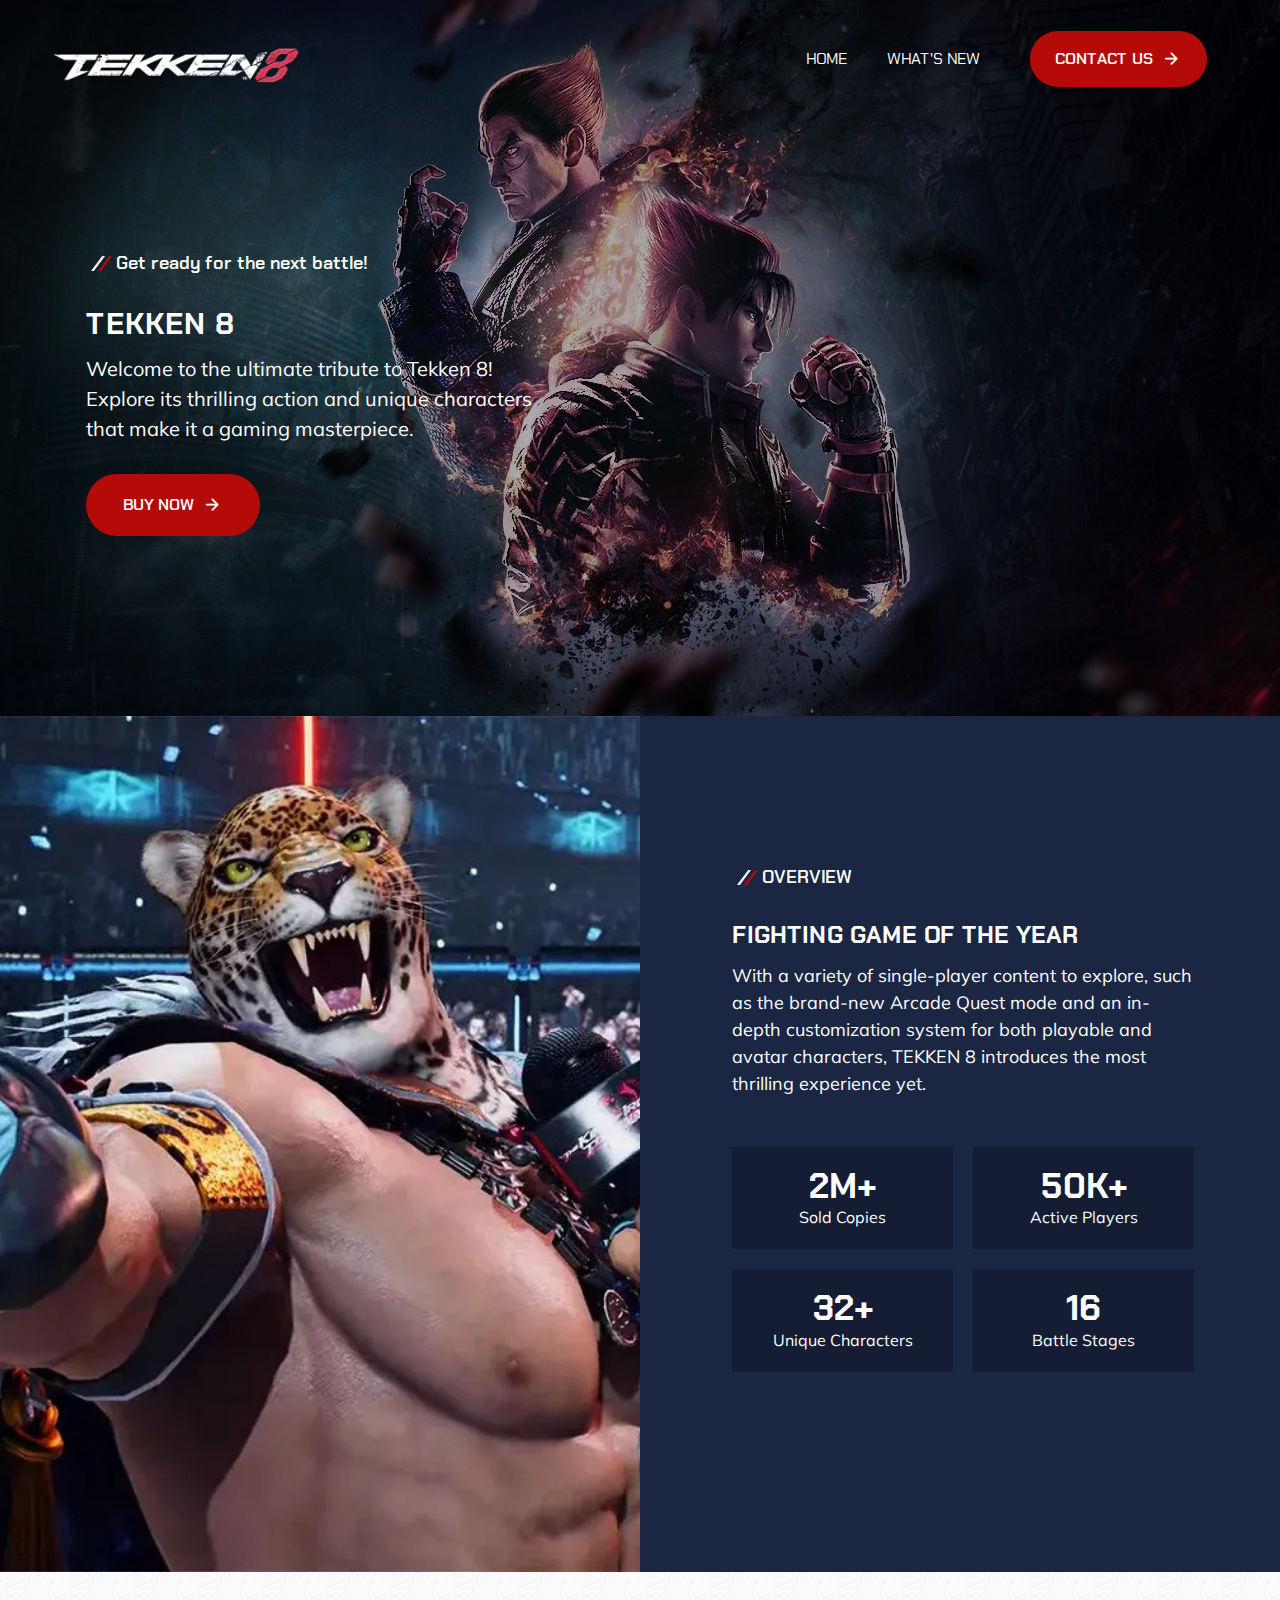
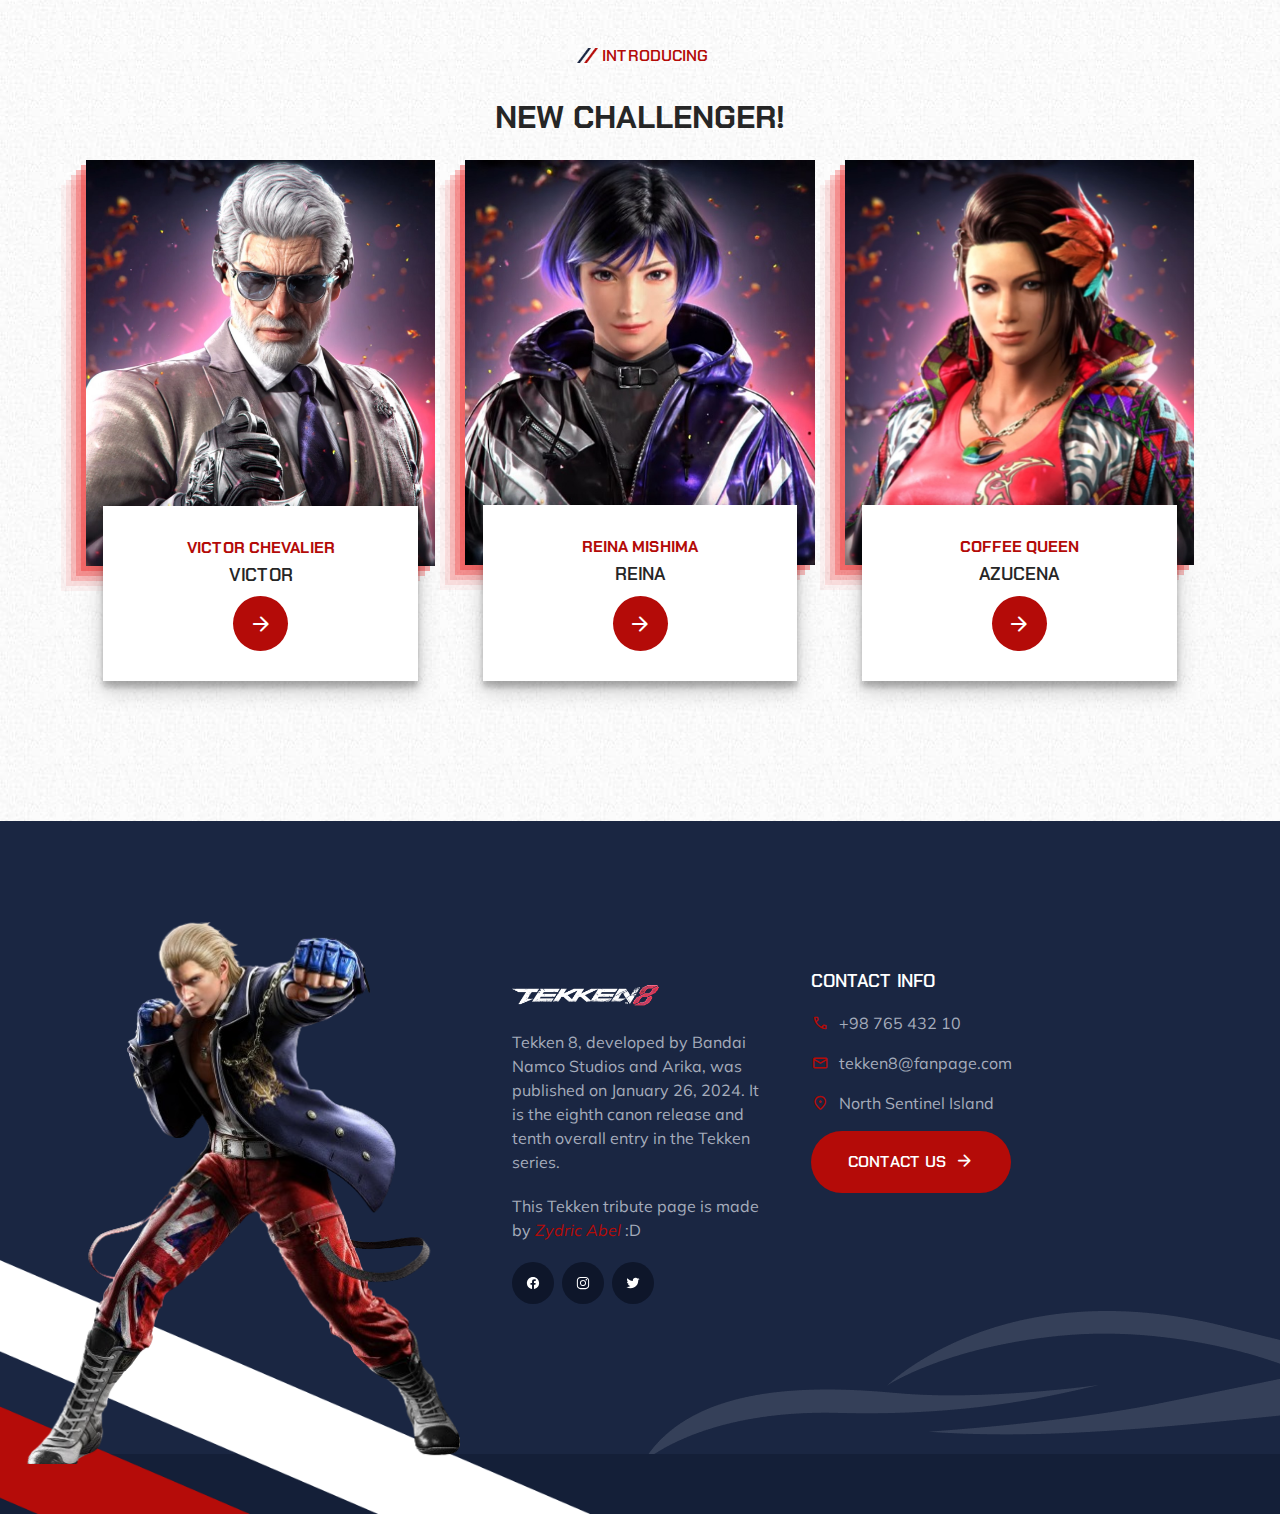
<file: index.html>
<!DOCTYPE html>
<html lang="en">

<head>
  <meta charset="UTF-8">
  <meta http-equiv="X-UA-Compatible" content="IE=edge">
  <meta name="viewport" content="width=device-width, initial-scale=1.0">
  <title>Tekken 8 - Zydric Abel</title>

  <!-- google font link -->
  <link rel="preconnect" href="https://fonts.googleapis.com">
  <link rel="preconnect" href="https://fonts.gstatic.com" crossorigin>
  <link href="https://fonts.googleapis.com/css2?family=Chakra+Petch:wght@400;600;700&family=Mulish&display=swap"rel="stylesheet">

  <!--- material icon link -->
  <link rel="stylesheet" href="https://fonts.googleapis.com/css2?family=Material+Symbols+Rounded:opsz,wght,FILL,GRAD@40,600,0,0" />

  <!--- css -->
  <link rel="stylesheet" href="style.css">

</head>

<body>

  <!--- HEADER -->

  <header class="header">
    <div class="container">
      <a href="index.html" class="logo">
        <img src="images/tekken-logo.png" id="logotekken">
      </a>
      <nav class="navbar">
        <ul class="navbar-list">
          <li>
            <a href="index.html" class="navbar-link">Home</a>
          </li>
          <li>
            <a href="content.html" class="navbar-link">What's New</a>
          </li>
        </ul>
      </nav>
      <a href="contact.html" class="btn">
        <span class="span">Contact Us</span>
        <span class="material-symbols-rounded">arrow_forward</span>
      </a>
    </div>
  </header>

  <main>
      <!--- HOME -->

      <section class="home has-bg-image" style="background-image: url('images/TEKKEN-home.jpg')">
        <div class="container">
          <div class="home-content">
            <p class="section-subtitle :dark">Get ready for the next battle!</p>
            <div class="navbar2-wrapper">
              <nav class="navbar2">
                <ul class="navbar-list2">
                  <li>
                    <a href="index.html" class="navbar-link">Home</a>
                  </li>
                  <li>
                    <a href="content.html" class="navbar-link">What's New</a>
                  </li>
                </ul>
              </nav>
            </div>

            <h1 class="h1 section-title">TEKKEN 8</h1>
            <p class="section-text">
              Welcome to the ultimate tribute to Tekken 8! Explore its thrilling action and unique characters that make it a gaming masterpiece.
            </p>
            <a href="https://en.bandainamcoent.eu/tekken/tekken-8/shop-now" target="_blank" class="btn">
              <span class="span">Buy Now</span>
              <span class="material-symbols-rounded">arrow_forward</span>
            </a>

          </div>
        </div>
      </section>

      <!--- OVERVIEW -->

      <section class="section overview">
        <div class="container">
          <div class="overview-banner">
          </div>
          <div class="overview-content">
            <p class="overview-subtitle section-subtitle :dark">Overview</p>
            <h2 class="h2 section-title">FIGHTING GAME OF THE YEAR</h2>
            <p class="section-text">
              With a variety of single-player content to explore, such as the brand-new Arcade Quest mode and an in-depth customization system for both playable and avatar characters, TEKKEN 8 introduces the most thrilling experience yet.
            </p>
            <ul class="overview-list">
              <li class="overview-item">
                <p>
                  <strong class="display-1 strong">2M+</strong> Sold Copies
                </p>
              </li>
              <li class="overview-item">
                <p>
                  <strong class="display-1 strong"> 50K+</strong> Active Players
                </p>
              </li>
              <li class="overview-item">
                <p>
                  <strong class="display-1 strong">32+</strong> Unique Characters
                </p>
              </li>
              <li class="overview-item">
                <p>
                  <strong class="display-1 strong">16</strong> Battle Stages
                </p>
              </li>
            </ul>
          </div>
        </div>
      </section>

      <!-- CHARACTERS -->

      <section class="section character"  style="background-image: url('images/content-bg.jpg')">
        <div class="container">
          <p class="section-subtitle :light" id="character-label">Introducing</p>
          <h2 class="h2 section-title">New Challenger!</h2>

          <ul class="has-scrollbar">

            <li class="scrollbar-item">
              <div class="character-card">
                <div class="card-banner img-holder" style="--width: 350; --height: 406;">
                  <img src="images/victor.jpg" 
                    class="img-cover">
                </div>
                <div class="card-content">
                  <p class="card-subtitle">Victor Chevalier</p>
                  <h3 class="h3 card-title">Victor</h3>
                  <a href="https://www.youtube.com/watch?v=cIDK50IaVpg" target="_blank" class="card-btn">
                    <span class="material-symbols-rounded">arrow_forward</span>
                  </a>
                </div>
              </div>
            </li>

            <li class="scrollbar-item">
              <div class="character-card">
                <div class="card-banner img-holder" style="--width: 350; --height: 406;">
                  <img src="images/reina.jpg" class="img-cover reina">
                </div>
                <div class="card-content">
                  <p class="card-subtitle">Reina Mishima</p>
                  <h3 class="h3 card-title">Reina</h3>
                  <a href="https://www.youtube.com/watch?v=PsCpewoF2E4" target="_blank" class="card-btn">
                    <span class="material-symbols-rounded">arrow_forward</span>
                  </a>
                </div>
              </div>
            </li>

            <li class="scrollbar-item">
              <div class="character-card">
                <div class="card-banner img-holder" style="--width: 350; --height: 406;">
                  <img src="images/azucena.png" class="img-cover">
                </div>
                <div class="card-content">
                  <p class="card-subtitle">Coffee Queen</p>
                  <h3 class="h3 card-title">Azucena</h3>
                  <a href="https://www.youtube.com/watch?v=iILoqJlCa2s" target="_blank" class="card-btn">
                    <span class="material-symbols-rounded">arrow_forward</span>
                  </a>
                </div>
              </div>
            </li>

          </ul>

        </div>
      </section>
  </main>

  <!--- FOOTER -->

  <footer class="footer">

    <div class="footer-top section">
      <div class="container footer-content">
        <div class="footer-brand">
          <a href="index.html" class="logo footer-logo">
            <img src="images/tekken-logo.png">
          </a>

          <p class="footer-text">
            Tekken 8, developed by Bandai Namco Studios and Arika, was published on January 26, 2024. It is the eighth canon release and tenth overall entry in the Tekken series.
          </p>

          <p class="footer-text">This Tekken tribute page is made by <span class="zydric"><em>Zydric Abel</em></span> :D</p>

          <ul class="social-list">
            <li>
              <a href="https://www.facebook.com/tekken/?brand_redir=1743073785910199" target="_blank" class="social-link">
                <img src="svg/facebook.svg" alt="facebook">
              </a>
            </li>

            <li>
              <a href="https://www.instagram.com/tekken/?hl=en" target="_blank" class="social-link">
                <img src="svg/instagram.svg" alt="instagram">
              </a>
            </li>

            <li>
              <a href="https://twitter.com/TEKKEN" target="_blank" class="social-link">
                <img src="svg/twitter.svg" alt="twitter">
              </a>
            </li>
          </ul>
        </div>

        <ul class="footer-list">
          <li>
            <p class="h3">Contact Info</p>
          </li>

          <li>
            <a href="tel:+9876543210" class="footer-link">
              <span class="material-symbols-rounded">call</span>

              <span class="span">+98 765 432 10</span>
            </a>
          </li>

          <li>
            <a href="mailto:info@autofix.com" class="footer-link">
              <span class="material-symbols-rounded">mail</span>

              <span class="span">tekken8@fanpage.com</span>
            </a>
          </li>

          <li>
            <p class="footer-link address">
              <span class="material-symbols-rounded">location_on</span>
              <span class="span">North Sentinel Island</span>
            </p>
          </li>

          <div class="footer-contact-btn">
            <a href="contact.html" class="btn">
              <span class="span">Contact Us</span>
              <span class="material-symbols-rounded">arrow_forward</span>
            </a>
          </div>

        </ul>
      </div>

      <img src="images/footer-shape-2.png" class="shape shape-2">

    </div>

    <div class="footer-bottom">
      <div class="container">
        <img src="images/footer-shape-1.png" class="shape shape-1">
        <img src="images/steve.png" class="shape steve">
      </div>
    </div>

  </footer>
</body>
</html>
</file>
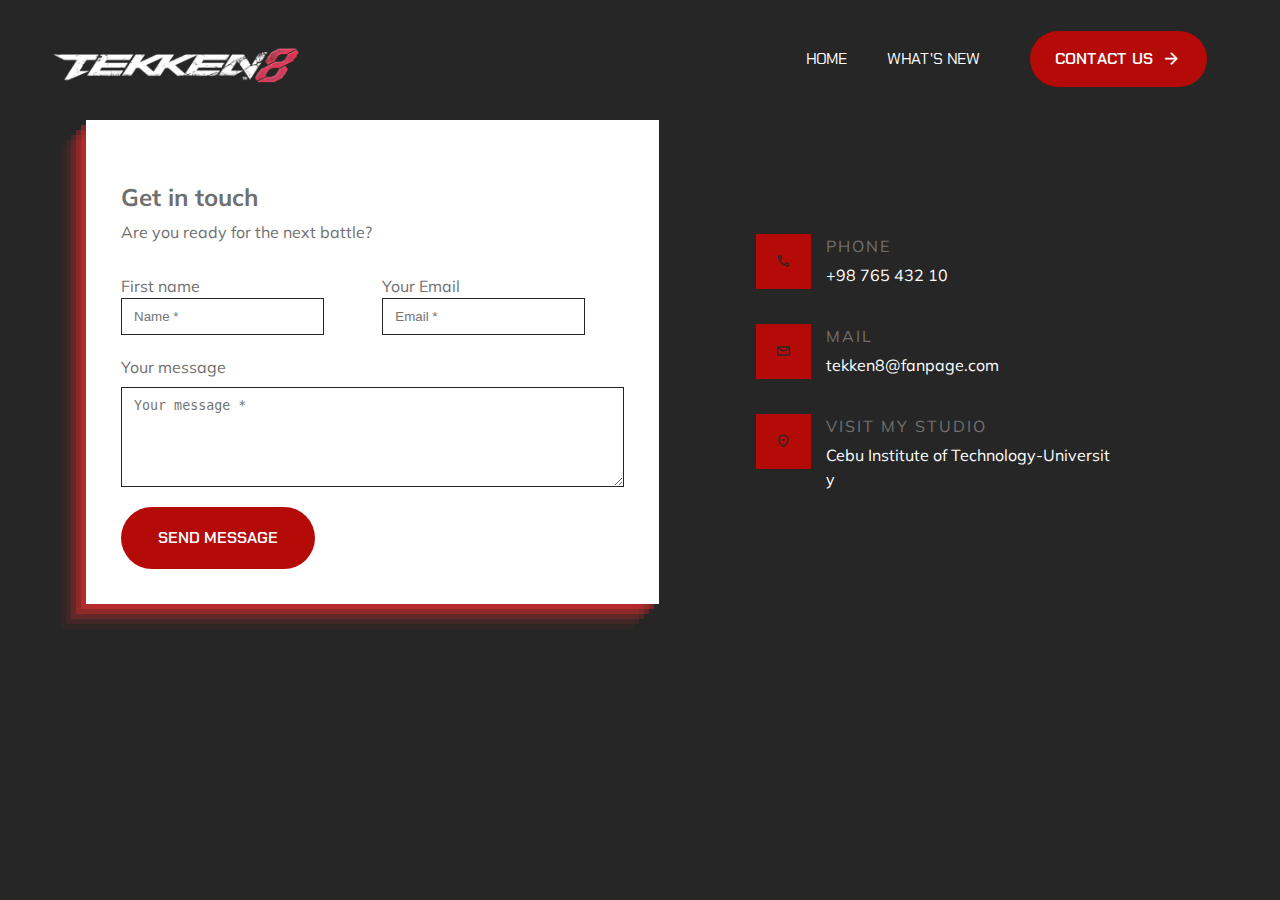
<file: contact.html>
<!DOCTYPE html>
<html lang="en">

<head>
  <meta charset="UTF-8">
  <meta http-equiv="X-UA-Compatible" content="IE=edge">
  <meta name="viewport" content="width=device-width, initial-scale=1.0">
  <title>Tekken 8</title>

  <!-- google font link -->
  <link rel="preconnect" href="https://fonts.googleapis.com">
  <link rel="preconnect" href="https://fonts.gstatic.com" crossorigin>
  <link href="https://fonts.googleapis.com/css2?family=Chakra+Petch:wght@400;600;700&family=Mulish&display=swap"
    rel="stylesheet">

  <!--- material icon font -->
  <link rel="stylesheet"
    href="https://fonts.googleapis.com/css2?family=Material+Symbols+Rounded:opsz,wght,FILL,GRAD@40,600,0,0" />

  <!--- css -->
  <link rel="stylesheet" href="style.css">
  <link rel="stylesheet" href="contact.css">

</head>
<body>

   <!--- HEADER -->

  <header class="header content-header">
    <div class="container">
      <a href="index.html" class="logo">
        <img src="images/tekken-logo.png" id="logotekken">
      </a>

      <nav class="navbar">
        <ul class="navbar-list">
          <li>
            <a href="index.html" class="navbar-link">Home</a>
          </li>
          <li>
            <a href="content.html" class="navbar-link">What's New</a>
          </li>
        </ul>
      </nav>

      <a href="contact.html" class="btn">
        <span class="span">Contact Us</span>
        <span class="material-symbols-rounded">arrow_forward</span>
      </a>
    </div>
  </header>

  <main>

    <!--- CONTACT -->

      <section class="section contact has-bg-image">
        <div class="container">
          <form action="" class="contact-form">

            <h2 class="headline-sm" id="contact-label">Get in touch</h2>
            <p class="contact-text body-md">Are you ready for the next battle?</p>

            <div class="wrapper">
              <div>
                <label for="name" class="label">First name</label>
                <input type="text" name="name" id="name" placeholder="Name *" required class="input-field">
              </div>

              <div>
                <label for="email" class="label">Your Email </label>
                <input type="email" name="email" id="email" placeholder="Email *" required class="input-field">
              </div>

            </div>

            <div class="text-message">
                <label for="message" class="label">Your message</label>
                <textarea name="message" id="message" placeholder="Your message *" required class="input-field"></textarea>
            </div>

            <a href="#" class="btn btn-tertiary">Send Message</a>

          </form>

          <div class="contact-content">
            <ul class="contact-list">
              <li class="contact-item">

                <div class="item-icon" style="background-color: hsl(1, 91%, 37%)">
                  <span class="material-symbols-rounded">call</span>
                </div>

                <div>
                  <p class="label-lg">Phone</p>
                  <a href="tel:+9876543210" class="body-lg">+98 765 432 10</a>
                </div>

              </li>

              <li class="contact-item">
                <div class="item-icon" style="background-color: hsl(1, 91%, 37%)">
                    <span class="material-symbols-rounded">mail</span>
                </div>

                <div>
                  <p class="label-lg">Mail</p>

                  <a href="mailto:tekken8@fanpage.com" class="body-lg">tekken8@fanpage.com</a>
                </div>

              </li>

              <li class="contact-item">

                <div class="item-icon" style="background-color: hsl(1, 91%, 37%)">
                  <span class="material-symbols-rounded">location_on</span>
                </div>

                <div>
                  <p class="label-lg">Visit My Studio</p>

                  <p class="body-lg">Cebu Institute of Technology-University</p>
                </div>

              </li>
            </ul>
          </div>
        </div>
      </section>
  </main>
</body>
</html>
</file>
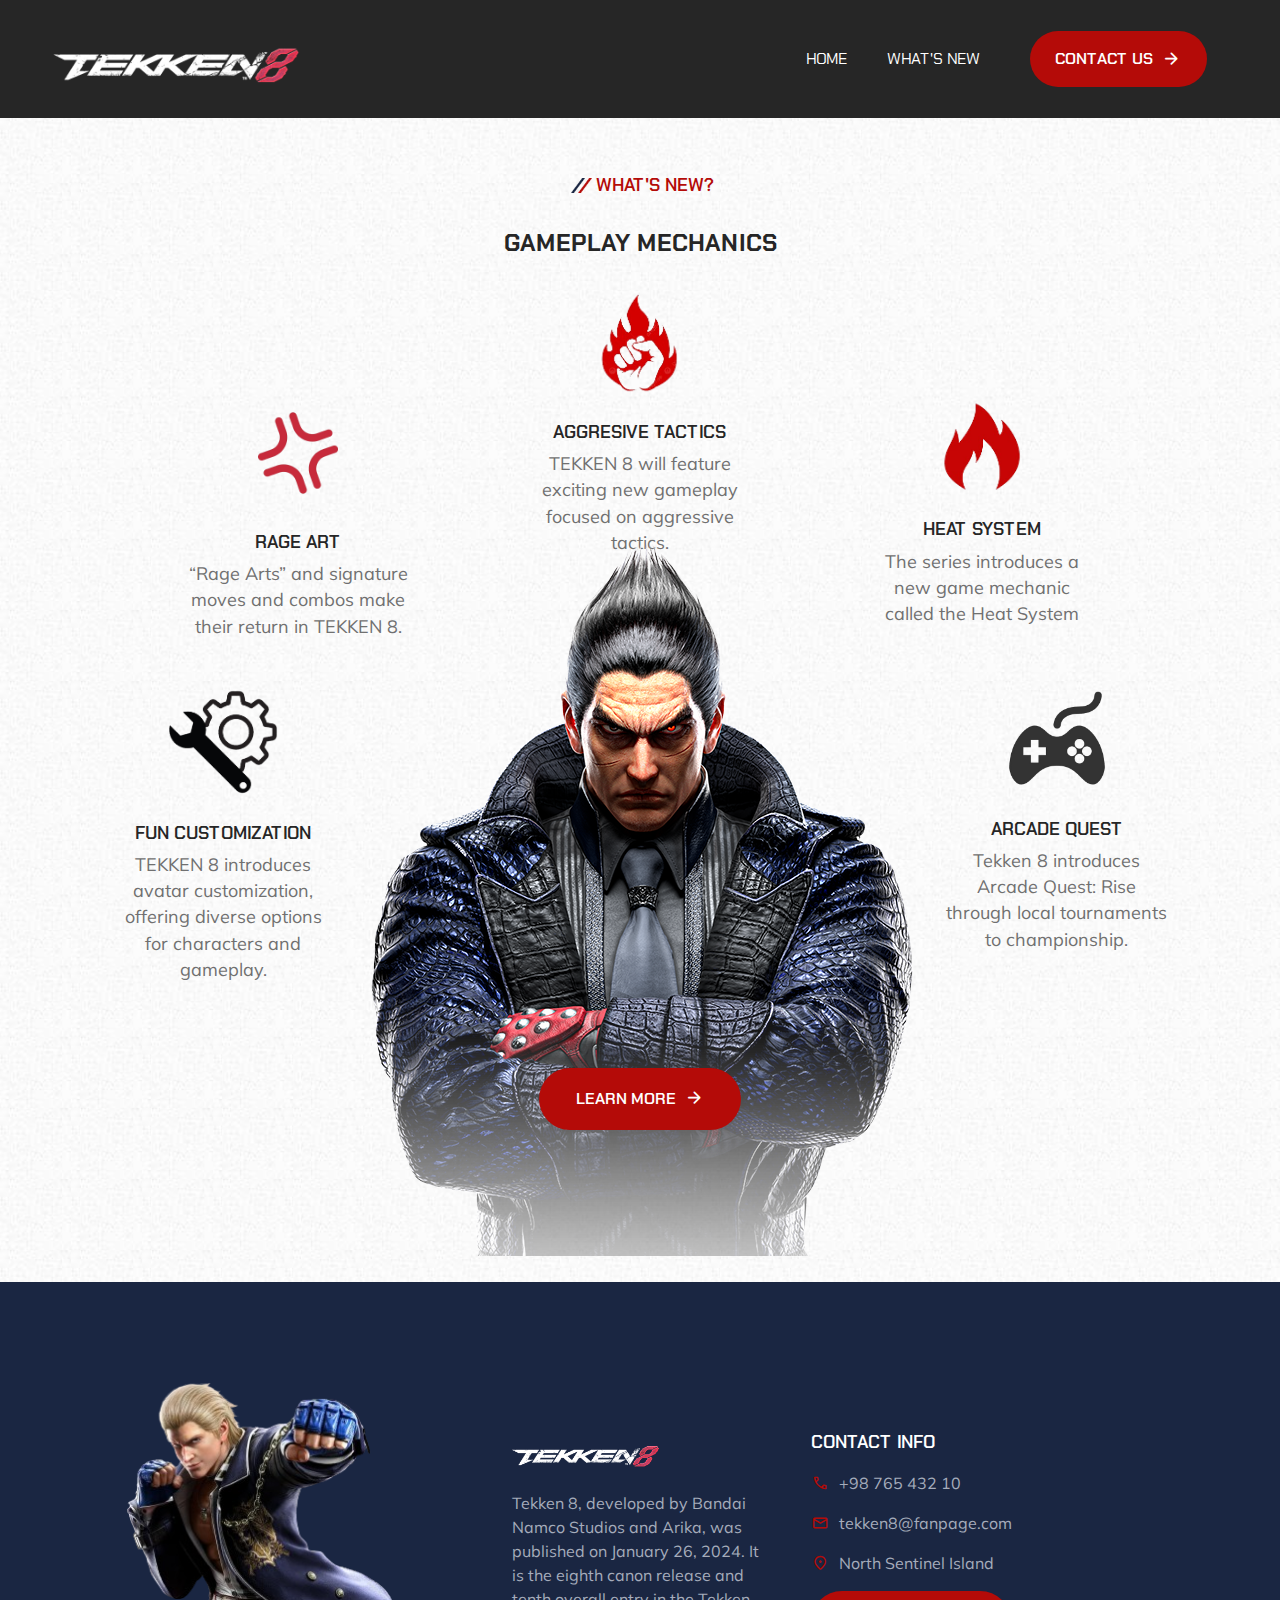
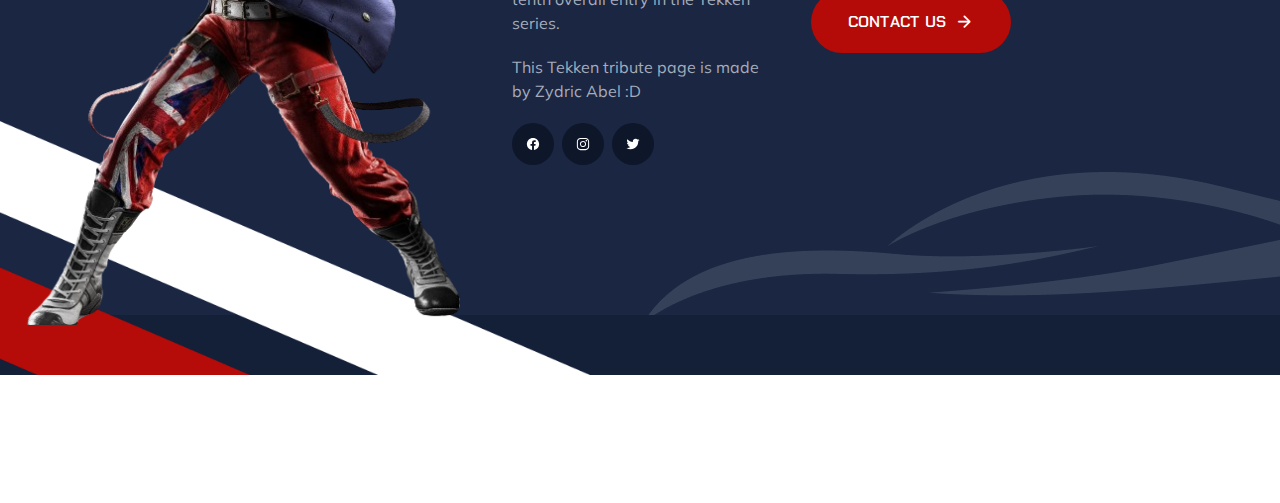
<file: content.html>
<!DOCTYPE html>
<html lang="en">

<head>
  <meta charset="UTF-8">
  <meta http-equiv="X-UA-Compatible" content="IE=edge">
  <meta name="viewport" content="width=device-width, initial-scale=1.0">
  <title>Tekken 8</title>

  <!-- google font link -->
  <link rel="preconnect" href="https://fonts.googleapis.com">
  <link rel="preconnect" href="https://fonts.gstatic.com" crossorigin>
  <link href="https://fonts.googleapis.com/css2?family=Chakra+Petch:wght@400;600;700&family=Mulish&display=swap"
    rel="stylesheet">

  <!--- material icon font -->
  <link rel="stylesheet"
    href="https://fonts.googleapis.com/css2?family=Material+Symbols+Rounded:opsz,wght,FILL,GRAD@40,600,0,0" />

  <!--- css -->
  <link rel="stylesheet" href="style.css">

</head>
<body>

  <!-- HEADER -->

    <header class="header content-header">
        <div class="container">
    
          <a href="index.html" class="logo">
            <img src="images/tekken-logo.png" id="logotekken">
          </a>
    
          <nav class="navbar">
            <ul class="navbar-list">
    
              <li>
                <a href="index.html" class="navbar-link">Home</a>
              </li>
    
              <li>
                <a href="content.html" class="navbar-link">What's New</a>
              </li>
            </ul>
          </nav>
    
          <a href="contact.html" class="btn">
            <span class="span">Contact Us</span>
            <span class="material-symbols-rounded">arrow_forward</span>
          </a>
        </div>
      </header>

    <!-- WHAT'S NEW -->

    <section class="section content has-bg-image" style="background-image: url('images/content-bg.jpg')">
        <div class="container">

          <p class="content-subtitle section-subtitle :light" id="content-label">What's New? </p>
          <h2 class="h2 section-title">Gameplay Mechanics</h2>
          <ul class="content-list">

            <li>
              <div class="content-card">
                <div class="card-icon">
                  <img src="images/rage.png" width="110" height="110">
                </div>

                <h3 class="h3 card-title">Rage Art</h3>

                <p class="card-text">
                  “Rage Arts” and signature moves and combos make their return in TEKKEN 8.
                </p>

              </div>
            </li>

            <li>
              <div class="content-card">
                <div class="card-icon">
                  <img src="images/aggresive.png" width="110" height="110">
                </div>

                <h3 class="h3 card-title">Aggresive Tactics</h3>

                <p class="card-text">
                  TEKKEN 8 will feature exciting new gameplay focused on aggressive tactics. 
                </p>

              </div>
            </li>

            <li>
              <div class="content-card">
                <div class="card-icon">
                  <img src="images/heat.png" width="110" height="110">
                </div>

                <h3 class="h3 card-title">Heat System</h3>

                <p class="card-text">
                  The series introduces a new game mechanic called the Heat System
                </p>

              </div>
            </li>

            <li>
              <div class="content-card">
                <div class="card-icon">
                  <img src="images/customize.png" width="110" height="110">
                </div>

                <h3 class="h3 card-title">Fun Customization</h3>

                <p class="card-text">
                  TEKKEN 8 introduces avatar customization, offering diverse options for characters and gameplay.
                </p>

              </div>
            </li>

            <li class="content-banner">
              <img src="images/kazuya.png" width="646" height="380">
            </li>

            <li>
              <div class="content-card">
                <div class="card-icon">
                  <img src="images/arcade.png" width="110" height="110">
                </div>

                <h3 class="h3 card-title">Arcade Quest</h3>

                <p class="card-text">
                  Tekken 8 introduces Arcade Quest: Rise through local tournaments to championship.
                </p>
              </div>
            </li>

          </ul>

          <a href="https://en.bandainamcoent.eu/tekken/tekken-8" target="_blank" class="btn learn-more" >
            <span class="span">Learn More</span>

            <span class="material-symbols-rounded">arrow_forward</span>
          </a>

        </div>
      </section>

      <!-- FOOTER -->

      
      <footer class="footer">

        <div class="footer-top section">
          <div class="container footer-content">
            <div class="footer-brand">
              <a href="index.html" class="logo footer-logo">
                <img src="images/tekken-logo.png">
              </a>
    
              <p class="footer-text">
                Tekken 8, developed by Bandai Namco Studios and Arika, was published on January 26, 2024. It is the eighth canon release and tenth overall entry in the Tekken series.
              </p>
    
              <p class="footer-text">This Tekken tribute page is made by Zydric Abel :D</p>
    
              <ul class="social-list">
                <li>
                  <a href="https://www.facebook.com/tekken/?brand_redir=1743073785910199" target="_blank" class="social-link">
                    <img src="svg/facebook.svg" alt="facebook">
                  </a>
                </li>
    
                <li>
                  <a href="https://www.instagram.com/tekken/?hl=en" target="_blank" class="social-link">
                    <img src="svg/instagram.svg" alt="instagram">
                  </a>
                </li>
    
                <li>
                  <a href="https://twitter.com/TEKKEN" target="_blank" class="social-link">
                    <img src="svg/twitter.svg" alt="twitter">
                  </a>
                </li>
              </ul>
            </div>
    
            <ul class="footer-list">
              <li>
                <p class="h3">Contact Info</p>
              </li>
    
              <li>
                <a href="tel:+9876543210" class="footer-link">
                  <span class="material-symbols-rounded">call</span>
    
                  <span class="span">+98 765 432 10</span>
                </a>
              </li>
    
              <li>
                <a href="mailto:info@autofix.com" class="footer-link">
                  <span class="material-symbols-rounded">mail</span>
    
                  <span class="span">tekken8@fanpage.com</span>
                </a>
              </li>
    
              <li>
                <p class="footer-link address">
                  <span class="material-symbols-rounded">location_on</span>
                  <span class="span">North Sentinel Island</span>
                </p>
              </li>
    
              <div class="footer-contact-btn">
                <a href="contact.html" class="btn">
                  <span class="span">Contact Us</span>
                  <span class="material-symbols-rounded">arrow_forward</span>
                </a>
              </div>
    
            </ul>
          </div>
    
          <img src="images/footer-shape-2.png" class="shape shape-2">
    
        </div>
    
        <div class="footer-bottom">
          <div class="container">
            <img src="images/footer-shape-1.png" class="shape shape-1">
            <img src="images/steve.png" class="shape steve">
          </div>
        </div>

      </footer>
</body>
</html>
</file>
<file: style.css>
*,
*::before,
*::after {
  margin: 0;
  padding: 0;
  box-sizing: border-box;
}

li { 
  list-style: none; 
}

a,
img,
span,
button { 
  display: block; 
}

a {
  color: inherit;
  text-decoration: none;
}

img { 
  height: auto; 
}

button {
  background: none;
  border: none;
  font: inherit;
  cursor: pointer;
}

html {
  font-family: 'Mulish', sans-serif;
  font-size: 10px;
  scroll-behavior: smooth;
}

body {
  background-color: hsl(0, 0%, 100%);
  color: hsl(0, 0%, 44%);
  font-size: 1.6rem;
  line-height: 1.5;
}

/* ------------------------ */

.container { 
  padding-inline: 16px; 
}

.material-symbols-rounded {
  font-size: 1em;
  width: 1em;
  overflow: hidden;
}

.has-bg-image {
  background-repeat: no-repeat;
  background-size: cover;
  background-position: right;
}

.overview-subtitle {
  margin-top: -100px;
}

.content-subtitle {
  margin-top: 100px;
}

.section-subtitle {
  max-width: max-content;
  font-family: 'Chakra Petch', sans-serif;
  font-size: 1.4rem;
  font-weight: 600;
  text-transform: uppercase;
  margin-block-end: 30px;
  margin-inline: auto;
}

.section-subtitle::before {
  content: "";
  display: inline-block;
  height: 15px;
  width: 30px;
  margin-block-end: -2px;
  background-repeat: no-repeat;
  background-size: contain;
  background-position: center;
}

.section-subtitle.\:dark { 
  color:hsl(0, 0%, 100%); 
}

.section-subtitle.\:dark::before { 
  background-image: url('images/text-bars-light.png');
}

.section-subtitle.\:light { 
  color: hsl(1, 91%, 37%);
}

.section-subtitle.\:light::before { 
  background-image: url('images/text-bars-dark.png'); 
}

.section-title { 
  text-align: center; 
}

.h1,
.h2,
.h3,
.display-1 {
  font-family: 'Chakra Petch', sans-serif;
  font-weight: 700;
  text-transform: uppercase;
}

.display-1 { 
  font-size: 3.5rem; 
}

.h1 {
  color:  hsl(0, 0%, 100%);
  font-size: 3rem;
  line-height: 1.1;
  letter-spacing: 1px;
}

.h2,
.h3 {
  color: hsl(0, 0%, 15%);
  font-weight: 600;
  line-height: 1.2;
}

.h2 { 
  font-size: 2.4rem; 
}

.h3 { 
  font-size: 1.8rem; 
}

.btn {
  background-color: hsl(1, 91%, 37%);
  color:  hsl(0, 0%, 100%);
  max-width: max-content;
  font-family: 'Chakra Petch', sans-serif;
  font-weight: 600;
  text-transform: uppercase;
  display: flex;
  align-items: center;
  gap: 8px;
  padding: 12px 20px;
  border: 1px solid transparent;
  border-radius: 100px;
  transition: 0.25s ease;
}

.btn:is(:hover, :focus-visible) {
  transform: translateY(-5px);
  background-color: hsl(222, 50%, 11%);
  border-color:  hsl(0, 0%, 100%);
}

.section { 
  padding-block: 200px; 
}

.btn-link {
  font-family: 'Chakra Petch', sans-serif;
  text-transform: uppercase;
  color: hsl(1, 91%, 37%);
  font-weight: 700;
}

.img-holder {
  aspect-ratio: 350 / 406;
  background-color: hsl(0, 0%, 80%);
  overflow: hidden;
  box-shadow: rgba(240, 46, 46, 0.4) -5px 5px, rgba(240, 46, 46, 0.3)-10px 10px, rgba(240, 46, 46, 0.2) -15px 15px, rgba(240, 46, 46, 0.1) -20px 20px, rgba(240, 46, 46, 0.05) -25px 25px;
}

.img-cover {
  width: 100%;
  height: 100%;
  object-fit: cover;
}

.has-scrollbar {
  display: flex;
  align-items: center;
  gap: 30px;
  overflow-x: auto;
  scroll-snap-type: inline mandatory;
  padding-block-end: 20px;
}

.scrollbar-item {
  min-width: 100%;
  scroll-snap-align: start;
}

/* ---- HEADER ---- */

.content-header {
  background-color: hsl(0, 0%, 15%);
}

.header .btn { 
  display: none; 
}

.header {
  position: absolute;
  top: 0;
  left: 0;
  width: 100%;
  padding: 40px 15px;
  padding-inline-start: 40px;
  z-index: 4;
}

.header .container {
  display: flex;
  justify-content: space-between;
  align-items: center;
}

#logotekken {
  max-width: none;
  max-height: none; 
  width: 250px; 
  height: auto; 
}

.logo img { 
  width: 100px; 
  transform: translateX(4em);
}

.nav-toggle-icon {
  width: 30px;
  height: 2px;
  background-color:  hsl(0, 0%, 100%);
  transition: 0.25s ease;
}

.nav-toggle-icon:not(:last-child) { 
  margin-block-end: 7px; 
}

.nav-toggle-btn.active .icon-2 {
  opacity: 1;
  transform: translateX(-10px);
}

.nav-toggle-btn.active .icon-1 { 
  transform: rotate(45deg) translate(8px, 8px); 
}

.nav-toggle-btn.active .icon-3 { 
  transform: rotate(-45deg) translate(4px, -4px); 
}

.navbar {
  position: absolute;
  top: calc(100% + 30px); 
  right: 30px;
  background-color: hsl(1, 91%, 37%);
  min-width: max-content;
  width: 30%;
  transform: translateY(20px);
  opacity: 0;
  visibility: hidden;
  z-index: 2;
}

.navbar.active {
  transform: translateY(0);
  opacity: 1;
  visibility: visible;
  transition-duration: 0.5s;
}

.navbar-link {
  font-family: 'Chakra Petch', sans-serif;
  font-size: 1.4rem;
  text-transform: uppercase;
  color: hsl(0, 0%, 100%);
  padding: 10px 20px;
  transition: 0.25s ease;
}

.navbar-link:is(:hover, :focus-visible) {
  background-color:  hsl(0, 0%, 100%);
  color: hsl(1, 91%, 37%);
}


/* ---- HOME ---- */

.home {
  position: relative;
  padding-block-start: calc(60px + 70px);
  text-align: center;
  z-index: 1;
  overflow: hidden;
}

.home .container {
  display: grid;
  gap: 30px;
}

.home .section-subtitle { 
  text-transform: unset; 
}

.home .section-text {
  color: hsl(0, 0%, 100%);
  margin-block: 14px 18px;
}

.home .btn { 
  margin-inline: auto; 
}

.home-banner { 
  aspect-ratio: 350 / 406; 
}

.home-banner img {
  position: absolute;
  bottom: 0;
  right: 0;
  width: 90%;
  z-index: -1;
}


/* ---- CONTENT ---- */

.content-banner { 
  display: none; 
}

.content { 
  margin-top: -8em;
  text-align: center;
  margin-bottom: -3em; 
}

.content-list {
  gap: 0;
  margin-block-end: 40px;
}

.content-card .card-icon {
  max-width: max-content;
  margin-inline: auto;
  margin-block-end: 24px;
}

.content-card .card-text {
  line-height: 1.2;
  margin-block: 8px;
}

.content .btn { 
  margin: auto;
}

/* ---- OVERVIEW ---- */


.overview {
  background-color: hsl(222, 44%, 18%);
  color:  hsl(0, 0%, 100%);
  text-align: center;
}

.overview .container {
  display: grid;
  gap: 5em;
}

.overview .section-title { 
  color: hsl(0, 0%, 100%); 
}

.overview .section-text:nth-child(3) { 
  margin-block: 12px 8px; 
}

.overview-list {
  display: grid;
  gap: 25px;
  margin-block-start: 50px;
}

.overview-item {
  background-color: hsl(222, 44%, 14%);
  padding: 40px 20px;
  transition: 0.25s ease;
}

.overview-item:hover {
  background-color: hsl(1, 91%, 37%);
  transform: translateY(-8px);
}

.overview-item .strong {
  display: block;
  line-height: 1.1;
}

/* ---- CHARACTERS ---- */

.character .container { 
  margin-top: -8em;
  margin-bottom: -5em;
}

.character .section-subtitle {
  font-size: 1em;
}

.character .h2 {
  font-size: 2em;
}

.character .section-title { 
  margin-block-end: 24px; 
}

.character-card { 
  position: relative; 
}

.character-card .card-content {
  background-color: hsl(0, 0%, 100%);
  max-width: 90%;
  padding: 30px 10px;
  margin-block-start: -60px;
  margin-inline: auto;
  position: relative;
  text-align: center;
  box-shadow: 0px 0px 100px 0px hsl(216, 9%, 90%);
  box-shadow: rgba(0, 0, 0, 0.19) 0px 10px 20px, rgba(0, 0, 0, 0.23) 0px 6px 6px;
}

.character-card .card-subtitle {
  font-family: 'Chakra Petch', sans-serif;
  text-transform: uppercase;
  color: hsl(1, 91%, 37%);
  font-weight: 700;
  margin-block-end: 5px;
}

.character-card .card-title { 
  margin-block-end: 10px; 
}

.character-card .card-btn {
  background-color: hsl(1, 91%, 37%);
  color:  hsl(0, 0%, 100%);
  font-size: 2rem;
  margin-inline: auto;
  width: 38px;
  height: 38px;
  display: grid;
  place-items: center;
  border-radius: 50%;
}

.character-card .card-btn:hover {
    transform: translateY(-5px);
    background-color: hsl(222, 50%, 11%);
    border-color:  hsl(0, 0%, 100%);
    transition: 0.25s ease;
}


/* ---- FOOTER ---- */

.footer-contact-btn {
  margin-top: 1em;
}

.footer-logo img{
  transform: translateX(-0.1em);
  width: 150px;
}

.footer { 
  color: hsl(222, 14%, 69%); 
}

.footer .shape { 
  display: none; 
}

.footer-top { 
  background-color: hsl(222, 44%, 18%);
}

.footer-top .container {
  display: grid;
  gap: 40px;
}

.footer-text { 
  margin-block: 18px 20px; 
}

.social-list {
  display: flex;
  gap: 8px;
}

.social-link {
  background-color: hsl(222, 50%, 11%);
  padding: 14px;
  border-radius: 50%;
  transition: 0.25s ease;
}

.social-link:is(:hover, :focus-visible) {
  background-color: hsl(1, 91%, 37%);
  transform: translateY(-5px);
}

.footer .h3 {
  color:  hsl(0, 0%, 100%);
  margin-block-end: 18px;
}

.footer-list .p {
  color:  hsl(0, 0%, 100%);
  font-weight: 400;
  margin-block-end: 7px;
}

.footer-list li:not(:first-child) { 
  margin-block-start: 16px; 
}

.footer-link {
  display: flex;
  align-items: center;
  gap: 10px;
}

.footer-link:is(:hover, :focus-visible) { 
  color: hsl(1, 91%, 37%); 
}

.footer-link .material-symbols-rounded {
  flex-shrink: 0;
  font-size: 1.8rem;
  color: hsl(1, 91%, 37%);
}

.footer-bottom {
  background-color: hsl(222, 47%, 15%);
  padding-block: 20px;
}

.footer .zydric {
  display: inline;
  color: hsl(1, 91%, 37%);
}

/* ---- RESPONSIVE ---- */

@media (min-width: 360px){
  .logo #logotekken {
    margin-left: -4em;
  }
}

@media (min-width: 375px){
  .logo #logotekken {
    margin-left: -3.5em;
  }
}

@media (min-width: 414px){
  .logo #logotekken {
    margin-left: -2em;
  }
}

@media (min-width: 575px) {

  .container {
    max-width: 540px;
    width: 100%;
    margin-inline: auto;
  }

  .section-subtitle { 
    font-size: 1.6rem; 
  }

  .h2 {
    font-weight: 700; 
  }

  .logo img {
    transform: translateX(7em);
  }

  /* ---- HOME ---- */

  .home .container { 
    max-width: unset; 
  }

  .home-content {
    max-width: 520px;
    margin-inline: auto;
  }

  .home .section-text { 
    font-size: 1.8rem; 
  }

  /* ---- CONTENT ---- */

  .content .section-title { 
    margin-block-end: 30px; 
  }

  .content-list {
    display: grid;
    grid-template-columns: 1fr 1fr;
    gap: 30px;
    margin-block-end: 30px;
  }

  /* ---- OVERVIEW ---- */

  .overview-list {
    grid-template-columns: 1fr 1fr;
    gap: 20px;
  }

  .overview-item { 
    padding-block: 20px; 
  }

  /* ---- CHARACTERS ---- */

  .scrollbar-item { 
    min-width: calc(50% - 15px); 
  }

  /* ---- FOOTER ---- */

  .footer-logo img{
    transform: translateX(-0.2em);
    width: 150px;
  }

  .footer-top {
    position: relative;
    overflow: hidden;
  }

  .footer-top .container { 
    grid-template-columns: 1fr 1fr; 
  }

  .footer .shape-2 {
    display: block;
    position: absolute;
    bottom: -30px;
    right: 0;
  }

}

@media (min-width: 768px) {

  .container,
  .home-content { 
    max-width: 720px; 
  }

  .btn { 
    padding: 16px 32px; 
  }

  .section-subtitle { 
    font-size: 1.8rem; 
  }

  .section-title:not(.h1) {
    max-width: 500px;
    margin-inline: auto;
  }

  .logo img {
    transform: translateX(13em);
  }

  /* ---- HOME ---- */

  .home { 
    padding-block: 120px; 
  }

  .home .section-text { 
    margin-block-end: 30px; 
  }

  /* ---- CONTENT ---- */

  .content-banner {
    display: block;
    position: relative;
  }

  .content-list { 
    grid-template-columns: repeat(3, 1fr); 
  }

  .content-banner img {
    position: absolute;
    top: 0;
    left: -25%;
    margin-block-start: 15%;
    width: 150%;
    transform-origin: top;
  }

  /* ---- OVERVIEW ---- */

  .overview-banner { 
    max-width: max-content; 
  }

  .overview-banner,
  .overview .section-text { 
    margin-inline: auto; 
  }

  .overview .section-text { 
    max-width: 520px; 
  }

  .footer-logo img{
    transform: translateX(-0.1em);
    width: 150px;
  }

  .footer-top .container { 
    grid-template-columns: 1fr 0.9fr 0.9fr; 
  }

}

@media (max-width: 991px ) {
  .navbar2 {
    position: absolute;
    top: calc(100% + 30px);
    right: 30px;
    background-color: hsl(1, 91%, 37%);
    min-width: max-content;
    width: 30%;
    transform: translateY(20px);
    opacity: 0;
    visibility: hidden;
    z-index: 2;
  }
  
  .navbar2.active {
    transform: translateY(0);
    opacity: 1;
    visibility: visible;
    transition-duration: 0.5s;
  }
  
  .navbar-link2 {
    font-family: 'Chakra Petch', sans-serif;
    font-size: 1.4rem;
    text-transform: uppercase;
    color:  hsl(0, 0%, 100%);
    padding: 10px 20px;
    transition: 0.25s ease;
  }
  
  .navbar-link2:is(:hover, :focus-visible) {
    background-color:  hsl(0, 0%, 100%);
    color: hsl(1, 91%, 37%);
  }
  
  .navbar2-wrapper {
    display: flex;
    justify-content: center;
    transform: translateY(-1em);
  }

  .header .container {
    display: block;
  }
  .navbar-list2 {
    display: flex;
  }
  .navbar2 {
    position: relative; 
    top: 0;
    left: 0;
    width: 0;
    transform: translateY(0);
    opacity: 1;
    visibility: visible;
  }

  .content .learn-more {
    position: relative;
  }

}

@media (min-width: 992px) {

  .container { 
    max-width: 960px; 
  }

  .section-text,
  .card-text { 
    font-size: 1.8rem; 
  }

  /* ---- HEADER ---- */

  .navbar2 {
    display: none;
  }

  .nav-toggle-btn { 
    display: none; 
  }

  .header .container { 
    gap: 30px; 
  }

  .navbar,
  .navbar.active {
    all: unset;
    display: block;
    margin-inline-start: auto;
  }

  .navbar-list { 
    display: flex; 
  }

  .navbar-link {
    position: relative;
    font-size: unset;
  }

  .navbar-link:is(:hover, :focus-visible) {
    background: none;
    color:  hsl(0, 0%, 100%);
  }

  .navbar-link::after {
    content: url("images/nav-select.png");
    position: absolute;
    bottom: -8px;
    left: 50%;
    transform: translateX(-50%);
    opacity: 0;
  }

  .navbar-link:is(:hover, :focus-visible)::after { 
    opacity: 1; 
  }

  .header .btn {
    display: flex;
    padding: 12px 24px;
    font-size: 1.4rem;
  }

  .logo img {
    transform: translateX(-1em);
  }

  /* ---- HOME ---- */

  .home {
    text-align: left;
    padding-block-end: 80px;
  }

  .home .container {
    max-width: 960px;
    grid-template-columns: 1fr 1fr;
  }

  .home :is(.section-subtitle, .btn) { 
    margin-inline: 0; 
  }

  .home .section-title { 
    text-align: left; 
  }

  .home-banner img { 
    width: 55%; 
  }

  /* ---- CONTENT ---- */

  .content-card .card-text {
    padding-inline: 25px;
    line-height: 1.45;
    margin-block-end: 15px;
  }

  .content-list li:nth-child(-2n+3) { 
    margin-block-start: 90px; 
  }

  .content-list li:nth-child(4) { 
    margin-inline-end: 60px; 
  }

  .content-list li:nth-child(6) { 
    margin-inline-start: 60px; 
  }

  .content-banner img {
    left: -55%;
    margin-block-start: -30%;
    width: 210%;
  }

  .content .learn-more {
    position: relative;
  }

  /* ---- OVERVIEW ---- */

   .overview-content {
    margin-top: 3em;
  }

  .overview {
    position: relative;
    z-index: 1;
  }

  .overview,
  .overview .section-title { 
    text-align: left; 
  }

  .overview .container {
    grid-template-columns: 1fr 0.75fr;
    gap: 30px;
  }

  .overview .section-subtitle { 
    margin-inline: 0; 
  }

  .overview-banner,
  .overview-banner { 
    margin-inline: auto 0; 
  }

  .overview-banner { 
    width: 40%; 
  }

  .overview-item { 
    text-align: center; 
  }

  .overview::before {
    content: "";
    position: absolute;
    top: 0;
    left: 0;
    width: 50%;
    height: 100%;
    background-image: url('images/king.jpg');
    background-repeat: no-repeat;
    background-size: cover;
    background-position: 50%;
    z-index: -1;
  }

  /* ---- CHHARACTERS ---- */

  .has-scrollbar { overflow-x: visible; }

  .scrollbar-item { min-width: calc(33.33% - 20px); }

  /* ---- FOOTER ---- */

  .footer-logo img{
    transform: translateX(-0.1em);
    width: 150px;
  }
}

@media (min-width: 1200px) {


  .container,
  .home .container { 
    max-width: 1140px; 
  }

  .btn { 
    padding: 18px 36px; 
  }

  .btn .material-symbols-rounded { 
    font-size: 1.3em; 
  }

  /* ---- HEADER ---- */

  .header { 
    padding-block: 25px; 
  }

  .logo img { 
    width: 128px; 
    transform: translateX(-1em);
  }

  .header .btn {
    font-size: unset;
    padding-block: 15px;
  }

  /* ---- HOME ---- */

  .home { 
    padding-block: 250px 180px; 
  }

  .home .container { 
    grid-template-columns: 1fr 0.9fr; 
  }

  .home .section-text {
    font-size: 2rem;
    padding-inline-end: 120px;
  }

  .home-banner img { 
    width: 70%; 
  }


  /* ---- CONTENT ---- */


  .content .section-title { 
    max-width: 700px; 
  }

  .content-list { 
    margin-block-end: 70px; 
  }

  .content-list li:nth-child(2) .card-text {
    padding-inline: 50px;
  }

  .content-list li:nth-child(-2n+3) {
    margin-block-start: 110px;
  }

  .content-list li:is(:nth-child(1), :nth-child(6)) {
    margin-inline-start: 75px;
  }

  .content-list li:is(:nth-child(3), :nth-child(4)) {
    margin-inline-end: 75px;
  }

  .content-banner img {
    width: max-content;
    left: -70%;
    top: -15%;
  }

  .content .learn-more {
    position: relative;
  }
  /* ---- CHARACTER ---- */

  .character-card .card-btn {
    font-size: 2.4rem;
    width: 55px;
    height: 55px;
  }

  .overview-content {
    margin-top: 3em;
  }

  .overview::before {
    position: absolute;
    top: 0;
    left: 0;
    width: 50%;
  }

  /* ---- FOOTER ---- */

  .footer-content {
    margin-left: 12em;
  }
  
  .footer-logo img{
    transform: translateX(-0.1em);
    width: 150px;
  }

  .footer-top { 
    padding-block: 150px; 
  }

  .footer-top .container { 
    padding-inline-start: 25%; 
  }

  .footer-bottom {
    position: relative;
    padding-block: 30px;
    z-index: 1;
  }

  .footer :is(.steve, .shape-1) {
    display: block;
    position: absolute;
    bottom: 0;
    width: 50%;
    pointer-events: none;
    z-index: -1;
  }

  .footer .steve { 
    left: 10px; 
    bottom: 50px;
    max-width: none;
    max-height: none; 
    width: 450px; 
    height: auto; 
  }

  .footer .shape-1 { 
    left: -50px; 
  }

}

@media (min-width: 1400px) {

  :is(.header, .home) .container { 
    max-width: 1280px; 
  }

  .section-subtitle::before {
    height: 20px;
    margin-inline-end: 5px;
  }

  /* ---- HEADER ---- */

  .header .btn { 
    padding: 18px 36px; 
  }

  /* ---- HOME ---- */

  .home { 
    padding-block: 280px; 
  }

  .home .section-text { 
    padding-inline-end: 90px; 
  }

  .home-banner img { 
    width: 75%; 
  }

  /* ---- OVERVIEW ---- */

  .overview::before { 
    width: 55%; 
  }

  .overview-banner .w-100 { 
    width: 50%; 
  }

  /* ---- FOOTER ---- */
  
  .footer-top .container { 
    padding-inline-start: 20%; 
  }

}
</file>
<file: contact.css>
body {
    background-color: hsl(0, 0%, 15%);
}

.headline-sm {
  margin-top: 1em;
}

.contact {
  background-color: hsl(0, 0%, 15%);
  padding-block-start: calc(60px + 60px);
}

.contact .container {
  display: grid;
  gap: 48px;
}

.contact-form {
  background-color: hsl(0, 0%, 100%);
  padding: 25px;
  box-shadow: rgba(240, 46, 46, 0.4) -5px 5px, rgba(240, 46, 46, 0.3)-10px 10px, rgba(240, 46, 46, 0.2) -15px 15px, rgba(240, 46, 46, 0.1) -20px 20px, rgba(240, 46, 46, 0.05) -25px 25px;
}

.contact-text { 
  margin-block: 5px 30px; 
}

.contact .label { 
  margin-block-end: 8px; 
}

.input-field {
  padding: 10px 12px;
  border: 1px solid hsl(0, 0%, 15%);
  margin-block-end: 20px;
  outline: none;
  transition: box-shadow 0.25s ease;
}

.input-field:focus { 
  box-shadow: inset 0 0 0 1px hsl(0, 0%, 15%); 
}

.text-message {
    display: flex;
    flex-direction: column;
}

textarea {
  resize: vertical;
  min-height: 100px;
  max-height: 150px;
}


.contact-list .contact-item {
  display: flex;
  align-items: flex-start;
  gap: 15px;
}

.contact-list .contact-item:not(:last-child) { 
  margin-block-end: 35px; 
}

.contact-list .item-icon {
  color: hsl(0, 0%, 15%);
  width: 55px;
  height: 55px;
  display: grid;
  place-items: center;
  flex-shrink: 0;
}

.contact-list .item-icon ion-icon { 
  font-size: 2.5rem; 
}

.contact .label-lg {
  color: vhsl(0, 0%, 100%);
  text-transform: uppercase;
  letter-spacing: 2px;
  font-weight: 400;
  margin-block-end: 5px;
}

.contact .body-lg {
  color: hsl(0, 0%, 100%);
  word-break: break-all;
}


@media (min-width: 360px){
  .logo #logotekken {
    margin-left: -4em;
  }
}

@media (min-width: 375px){
  .logo #logotekken {
    margin-left: -3.5em;
  }
}

@media (min-width: 414px){
  .logo #logotekken {
    margin-left: -2em;
  }
}


@media (min-width: 768px) {

  .contact-form { 
    padding: 35px; 
  }

  .wrapper {
    display: grid;
    grid-template-columns: 1fr 1fr;
    gap: 20px;
  }

}

@media (min-width: 992px) {

  .contact .container {
    grid-template-columns: 1fr 0.9fr;
    align-items: center;
    gap: 20px;
  }

  .contact-content {
    width: 70%;
    margin-inline: auto;
  }

}
</file>
